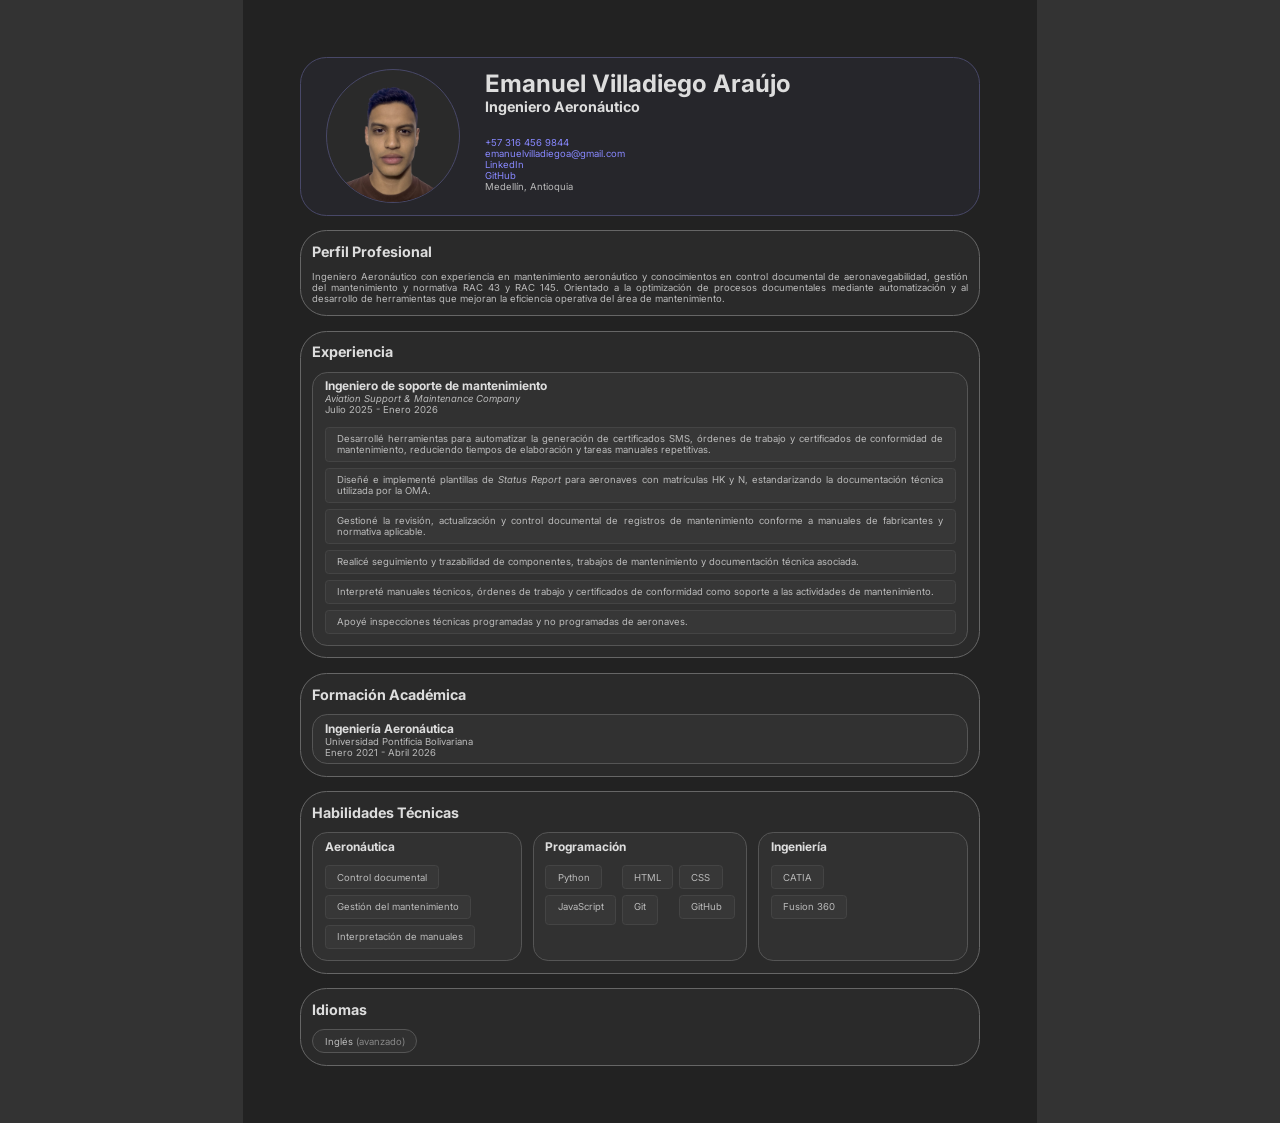
<file: index.html>
<!-- index.html -->

<!DOCTYPE html>
<html lang="es">
    <head>
        <meta charset="utf-8">
        <meta name="viewport" content="width=device-width, initial-scale=1">
        <title>cv</title>
        <link rel="stylesheet" href="styles/dark.css">
        <link rel="stylesheet" href="styles/fonts.css">
    </head>

    <!-- body -->
    <body>
        <main class="page">
            <div class="content">

                <!-- header -->
                <header class="header">
                    <div class="header__item header__item--image">
                        <img src="assets/img/profile/emanuel.png">
                    </div>
                    <div class="header__item">
                        <h1>Emanuel Villadiego Araújo</h1>
                        <h2>Ingeniero Aeronáutico</h2>
                    </div>
                    <div class="header__item">
                        <ul>
                            <li><a href="tel:+573164569844">+57 316 456 9844</a></li>
                            <li><a href="mailto:emanuelvilladiegoa@gmail.com">emanuelvilladiegoa@gmail.com</a></li>
                            <li><a href="https://www.linkedin.com/in/emanuelva" target="_blank">LinkedIn</a></li>
                            <li><a href="https://github.com/emanuel-va" target="_blank">GitHub</a></li>
                            <li>Medellín, Antioquia</li>
                        </ul>
                    </div>
                </header>

                <!-- profile -->
                <section class="section">
                    <h2>Perfil Profesional</h2>
                    <p>Ingeniero Aeronáutico con experiencia en mantenimiento aeronáutico y conocimientos en control documental de aeronavegabilidad, gestión del mantenimiento y normativa RAC 43 y RAC 145. Orientado a la optimización de procesos documentales mediante automatización y al desarrollo de herramientas que mejoran la eficiencia operativa del área de mantenimiento.</p>
                </section>

                <!-- experience -->
                <section class="section">
                    <h2>Experiencia</h2>
                    <div class="experience">
                        <div>
                            <h3>Ingeniero de soporte de mantenimiento</h3>
                            <p><em>Aviation Support & Maintenance Company</em></p>
                            <p>Julio 2025 - Enero 2026</p>
                        </div>
                        <div class="experience__list">
                            <ul>
                                <li>Desarrollé herramientas para automatizar la generación de certificados SMS, órdenes de trabajo y certificados de conformidad de mantenimiento, reduciendo tiempos de elaboración y tareas manuales repetitivas.</li>
                                <li>Diseñé e implementé plantillas de <em>Status Report</em> para aeronaves con matrículas HK y N, estandarizando la documentación técnica utilizada por la OMA.</li>
                                <li>Gestioné la revisión, actualización y control documental de registros de mantenimiento conforme a manuales de fabricantes y normativa aplicable.</li>
                                <li>Realicé seguimiento y trazabilidad de componentes, trabajos de mantenimiento y documentación técnica asociada.</li>
                                <li>Interpreté manuales técnicos, órdenes de trabajo y certificados de conformidad como soporte a las actividades de mantenimiento.</li>
                                <li>Apoyé inspecciones técnicas programadas y no programadas de aeronaves.</li>
                            </ul>
                        </div>
                    </div>
                </section>

                <!-- education -->
                <section class="section">
                    <h2>Formación Académica</h2>
                    <div class="formation__item">
                        <h3>Ingeniería Aeronáutica</h3>
                        <p>Universidad Pontificia Bolivariana</p>
                        <p>Enero 2021 - Abril 2026</p>
                    </div>
                </section>

                <!-- skills -->
                <section class="section">
                    <h2>Habilidades Técnicas</h2>
                    <div class="skills">
                        <div class="skills__item">
                            <h3>Aeronáutica</h3>
                            <ul>
                                <li>Control documental</li>
                                <li>Gestión del mantenimiento</li>
                                <li>Interpretación de manuales</li>
                            </ul>
                        </div>
                        <div class="skills__item skills__item--dev">
                            <h3>Programación</h3>
                            <ul>
                                <li>Python</li>
                                <li>HTML</li>
                                <li>CSS</li>
                                <li>JavaScript</li>
                                <li>Git</li>
                                <li>GitHub</li>
                            </ul>
                        </div>
                        <div class="skills__item">
                            <h3>Ingeniería</h3>
                            <ul>
                                <li>CATIA</li>
                                <li>Fusion 360</li>
                            </ul>
                        </div>
                    </div>
                </section>

                <!-- languages -->
                <section class="section">
                    <h2>Idiomas</h2>
                    <ul class="languages">
                        <li>Inglés <span>(avanzado)</span></li>
                    </ul>
                </section>
            </div>
        </main>
    </body>
</html>
</file>
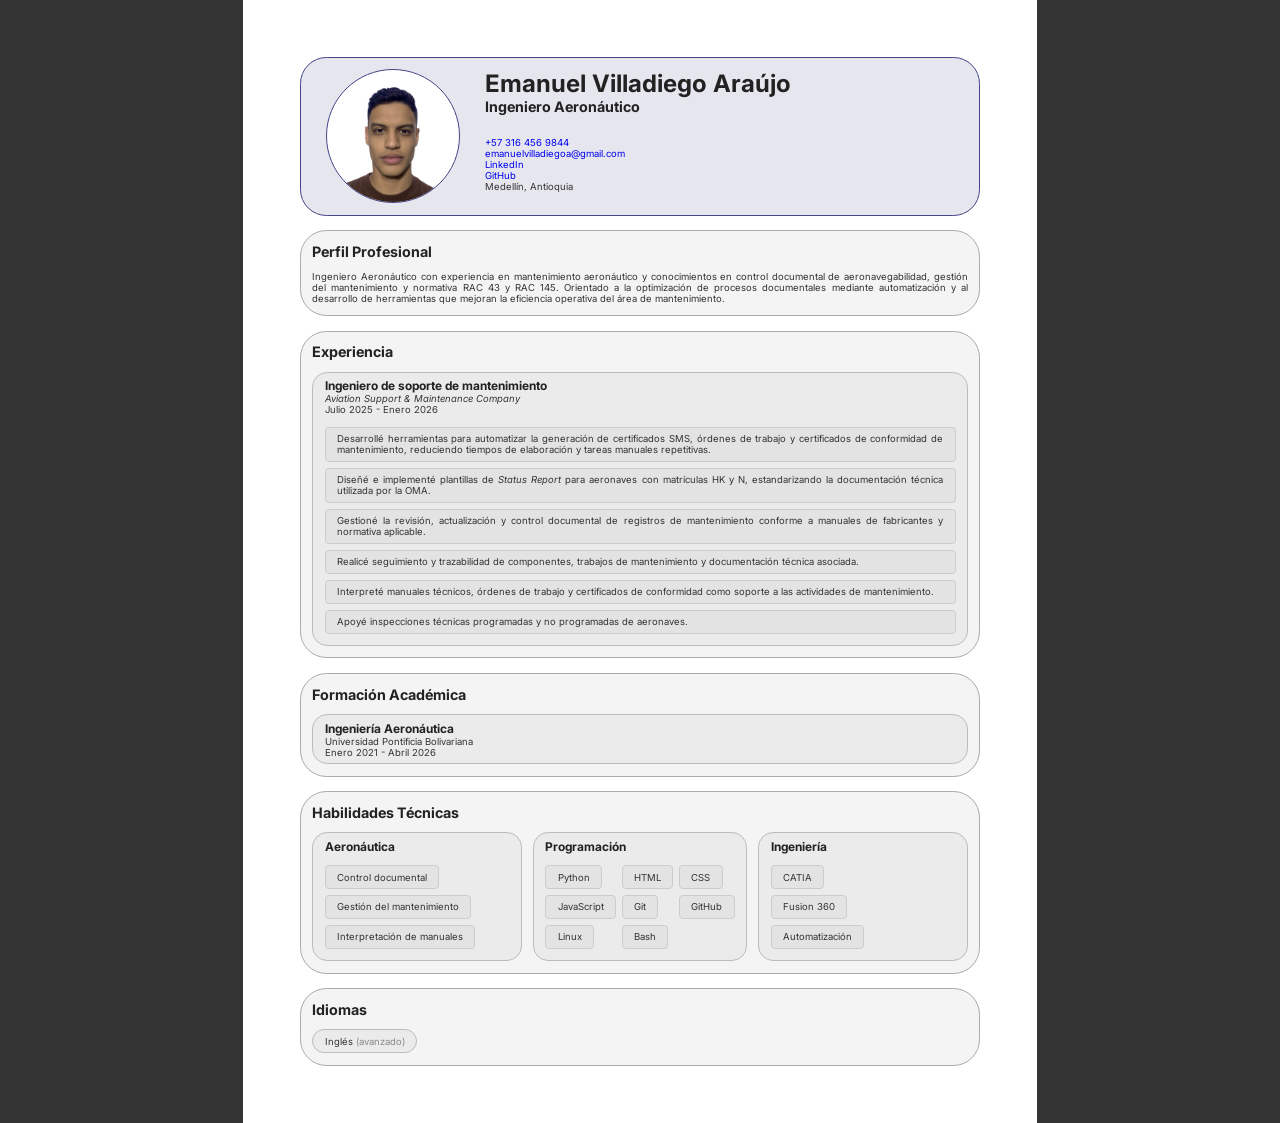
<file: html/aeronautical-engineer.html>
<!-- index.html -->

<!DOCTYPE html>
<html lang="es">
    <head>
        <meta charset="utf-8">
        <meta name="viewport" content="width=device-width, initial-scale=1">
        <title>cv</title>
        <link rel="stylesheet" href="../styles/light.css">
        <link rel="stylesheet" href="../styles/fonts.css">
    </head>

    <!-- body -->
    <body>
        <main class="page">
            <div class="content">

                <!-- header -->
                <header class="header">
                    <div class="header__item header__item--image">
                        <img src="../assets/img/profile/emanuel.png">
                    </div>
                    <div class="header__item">
                        <h1>Emanuel Villadiego Araújo</h1>
                        <h2>Ingeniero Aeronáutico</h2>
                    </div>
                    <div class="header__item">
                        <ul>
                            <li><a href="tel:+573164569844">+57 316 456 9844</a></li>
                            <li><a href="mailto:emanuelvilladiegoa@gmail.com">emanuelvilladiegoa@gmail.com</a></li>
                            <li><a href="https://www.linkedin.com/in/emanuelva" target="_blank">LinkedIn</a></li>
                            <li><a href="https://github.com/emanuel-va" target="_blank">GitHub</a></li>
                            <li>Medellín, Antioquia</li>
                        </ul>
                    </div>
                </header>

                <!-- profile -->
                <section class="section">
                    <h2>Perfil Profesional</h2>
                    <p>Ingeniero Aeronáutico con experiencia en mantenimiento aeronáutico y conocimientos en control documental de aeronavegabilidad, gestión del mantenimiento y normativa RAC 43 y RAC 145. Orientado a la optimización de procesos documentales mediante automatización y al desarrollo de herramientas que mejoran la eficiencia operativa del área de mantenimiento.</p>
                </section>

                <!-- experience -->
                <section class="section">
                    <h2>Experiencia</h2>
                    <div class="experience">
                        <div>
                            <h3>Ingeniero de soporte de mantenimiento</h3>
                            <p><em>Aviation Support & Maintenance Company</em></p>
                            <p>Julio 2025 - Enero 2026</p>
                        </div>
                        <div class="experience__list">
                            <ul>
                                <li>Desarrollé herramientas para automatizar la generación de certificados SMS, órdenes de trabajo y certificados de conformidad de mantenimiento, reduciendo tiempos de elaboración y tareas manuales repetitivas.</li>
                                <li>Diseñé e implementé plantillas de <em>Status Report</em> para aeronaves con matrículas HK y N, estandarizando la documentación técnica utilizada por la OMA.</li>
                                <li>Gestioné la revisión, actualización y control documental de registros de mantenimiento conforme a manuales de fabricantes y normativa aplicable.</li>
                                <li>Realicé seguimiento y trazabilidad de componentes, trabajos de mantenimiento y documentación técnica asociada.</li>
                                <li>Interpreté manuales técnicos, órdenes de trabajo y certificados de conformidad como soporte a las actividades de mantenimiento.</li>
                                <li>Apoyé inspecciones técnicas programadas y no programadas de aeronaves.</li>
                            </ul>
                        </div>
                    </div>
                </section>

                <!-- education -->
                <section class="section">
                    <h2>Formación Académica</h2>
                    <div class="formation__item">
                        <h3>Ingeniería Aeronáutica</h3>
                        <p>Universidad Pontificia Bolivariana</p>
                        <p>Enero 2021 - Abril 2026</p>
                    </div>
                </section>

                <!-- skills -->
                <section class="section">
                    <h2>Habilidades Técnicas</h2>
                    <div class="skills">
                        <div class="skills__item">
                            <h3>Aeronáutica</h3>
                            <ul>
                                <li>Control documental</li>
                                <li>Gestión del mantenimiento</li>
                                <li>Interpretación de manuales</li>
                            </ul>
                        </div>
                        <div class="skills__item skills__item--dev">
                            <h3>Programación</h3>
                            <ul>
                                <li>Python</li>
                                <li>HTML</li>
                                <li>CSS</li>
                                <li>JavaScript</li>
                                <li>Git</li>
                                <li>GitHub</li>
                                <li>Linux</li>
                                <li>Bash</li>
                            </ul>
                        </div>
                        <div class="skills__item">
                            <h3>Ingeniería</h3>
                            <ul>
                                <li>CATIA</li>
                                <li>Fusion 360</li>
                                <li>Automatización</li>
                            </ul>
                        </div>
                    </div>
                </section>

                <!-- languages -->
                <section class="section">
                    <h2>Idiomas</h2>
                    <ul class="languages">
                        <li>Inglés <span>(avanzado)</span></li>
                    </ul>
                </section>
            </div>
        </main>
    </body>
</html>
</file>
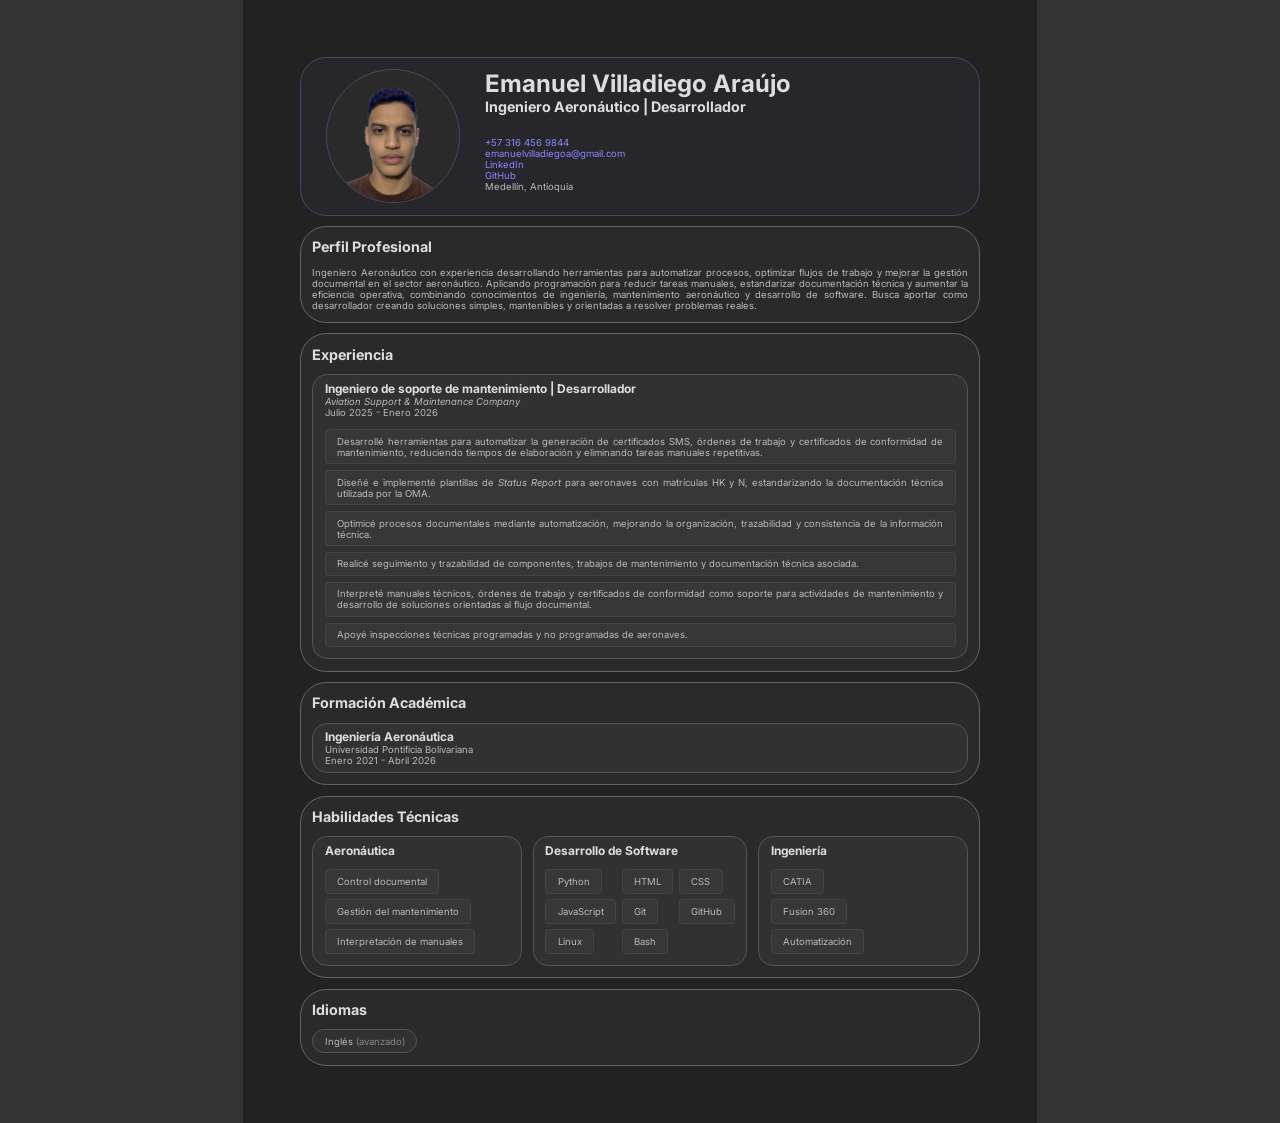
<file: html/developer.html>
<!-- index.html -->

<!DOCTYPE html>
<html lang="es">
    <head>
        <meta charset="utf-8">
        <meta name="viewport" content="width=device-width, initial-scale=1">
        <title>cv</title>
        <link rel="stylesheet" href="../styles/dark.css">
        <link rel="stylesheet" href="../styles/fonts.css">
    </head>

    <!-- body -->
    <body>
        <main class="page">
            <div class="content">

                <!-- header -->
                <header class="header">
                    <div class="header__item header__item--image">
                        <img src="../assets/img/profile/emanuel.png">
                    </div>
                    <div class="header__item">
                        <h1>Emanuel Villadiego Araújo</h1>
                        <h2>Ingeniero Aeronáutico | Desarrollador</h2>
                    </div>
                    <div class="header__item">
                        <ul>
                            <li><a href="tel:+573164569844">+57 316 456 9844</a></li>
                            <li><a href="mailto:emanuelvilladiegoa@gmail.com">emanuelvilladiegoa@gmail.com</a></li>
                            <li><a href="https://www.linkedin.com/in/emanuelva" target="_blank">LinkedIn</a></li>
                            <li><a href="https://github.com/emanuel-va" target="_blank">GitHub</a></li>
                            <li>Medellín, Antioquia</li>
                        </ul>
                    </div>
                </header>

                <!-- profile -->
                <section class="section">
                    <h2>Perfil Profesional</h2>
                    <p>Ingeniero Aeronáutico con experiencia desarrollando herramientas para automatizar procesos, optimizar flujos de trabajo y mejorar la gestión documental en el sector aeronáutico. Aplicando programación para reducir tareas manuales, estandarizar documentación técnica y aumentar la eficiencia operativa, combinando conocimientos de ingeniería, mantenimiento aeronáutico y desarrollo de software. Busca aportar como desarrollador creando soluciones simples, mantenibles y orientadas a resolver problemas reales.</p>
                </section>

                <!-- experience -->
                <section class="section">
                    <h2>Experiencia</h2>
                    <div class="experience">
                        <div>
                            <h3>Ingeniero de soporte de mantenimiento | Desarrollador</h3>
                            <p><em>Aviation Support & Maintenance Company</em></p>
                            <p>Julio 2025 - Enero 2026</p>
                        </div>
                        <div class="experience__list">
                            <ul>
                                <li>Desarrollé herramientas para automatizar la generación de certificados SMS, órdenes de trabajo y certificados de conformidad de mantenimiento, reduciendo tiempos de elaboración y eliminando tareas manuales repetitivas.</li>
                                <li>Diseñé e implementé plantillas de <em>Status Report</em> para aeronaves con matrículas HK y N, estandarizando la documentación técnica utilizada por la OMA.</li>
                                <li>Optimicé procesos documentales mediante automatización, mejorando la organización, trazabilidad y consistencia de la información técnica.</li>
                                <li>Realicé seguimiento y trazabilidad de componentes, trabajos de mantenimiento y documentación técnica asociada.</li>
                                <li>Interpreté manuales técnicos, órdenes de trabajo y certificados de conformidad como soporte para actividades de mantenimiento y desarrollo de soluciones orientadas al flujo documental.</li>
                                <li>Apoyé inspecciones técnicas programadas y no programadas de aeronaves.</li>
                            </ul>
                        </div>
                    </div>
                </section>

                <!-- education -->
                <section class="section">
                    <h2>Formación Académica</h2>
                    <div class="formation__item">
                        <h3>Ingeniería Aeronáutica</h3>
                        <p>Universidad Pontificia Bolivariana</p>
                        <p>Enero 2021 - Abril 2026</p>
                    </div>
                </section>

                <!-- skills -->
                <section class="section">
                    <h2>Habilidades Técnicas</h2>
                    <div class="skills">
                        <div class="skills__item">
                            <h3>Aeronáutica</h3>
                            <ul>
                                <li>Control documental</li>
                                <li>Gestión del mantenimiento</li>
                                <li>Interpretación de manuales</li>
                            </ul>
                        </div>
                        <div class="skills__item skills__item--dev">
                            <h3>Desarrollo de Software</h3>
                            <ul>
                                <li>Python</li>
                                <li>HTML</li>
                                <li>CSS</li>
                                <li>JavaScript</li>
                                <li>Git</li>
                                <li>GitHub</li>
                                <li>Linux</li>
                                <li>Bash</li>
                            </ul>
                        </div>
                        <div class="skills__item">
                            <h3>Ingeniería</h3>
                            <ul>
                                <li>CATIA</li>
                                <li>Fusion 360</li>
                                <li>Automatización</li>
                            </ul>
                        </div>
                    </div>
                </section>

                <!-- languages -->
                <section class="section">
                    <h2>Idiomas</h2>
                    <ul class="languages">
                        <li>Inglés <span>(avanzado)</span></li>
                    </ul>
                </section>
            </div>
        </main>
    </body>
</html>
</file>
<file: styles/dark.css>
/* style.css */

:root {
    /* dimensions */
    --w: 210mm;
    --h: 297mm;
    --p: 15mm;
    --br: 7mm;
    --g: 3mm;
    --fs: 18pt;

    /* border colors */
    --bc0: #484868;
    --bc1: #666;
    --bc2: #555;
    --bc3: #444;

    /* background colors */
    --bg0: #333;
    --bg1: #222;
    --bg2: #48486822;
    --bg3: #6662;

    /* image colors */
    --ibg: #2a2a2a;
    --ibc: #888;

    /* foreground colors */
    --fg0: #ddd;
    --fg1: #bbb;
    --fg2: #888;
    --fg3: #88f;
}

/* body and layout */
body {
    background-color: var(--bg0);
    font-family: inter;
    margin: 0;
    color: var(--fg0);
}
.page {
    width: var(--w);
    height: var(--h);
    background-color: var(--bg1);
    margin: auto;
    padding: var(--p);
    box-sizing: border-box;
}
.content {
    width: 100%;
    height: 100%;
    display: flex;
    flex-direction: column;
    justify-content: space-between;
}
h1, h2, h3, p, ul, li {
    margin: 0;
    padding: 0;
}
li {
    list-style: none;
}
a {
    text-decoration: none;
    color: var(--fg3);
}
h1 {
    font-size: var(--fs);
}
h2 {
    font-size: calc(var(--fs) * .6);
}
h3 {
    font-size: calc(var(--fs) * .5);
}
p, li {
    font-size: calc(var(--fs) * .4);
    color: var(--fg1);
}
span {
    color: var(--fg2);
}

/* header */
.header {
    background-color: var(--bg2);
    display: grid;
    grid-template-columns: 1fr 3fr;
    gap: var(--g);
    padding: var(--g);
    border-radius: var(--br);
    border: 1px solid var(--bc0);
    color: var(--fg0);
}
.header__item {
    display: flex;
    flex-direction: column;
}
.header__item--image {
    grid-area: 1 / 1 / span 2 / span 1;
    justify-content: center;
    align-items: center;
    background-color: transparent;
    border: none;
}
img {
    height: 35mm;
    background-color: var(--ibg);
    border: 1px solid var(--bc0);
    border-radius: 50%;
}

/* sections */
.section {
    background-color: var(--bg3);
    border: 1px solid var(--bc1);
    border-radius: var(--br);
    padding: var(--g);
    display: flex;
    flex-direction: column;
    gap: var(--g);
    text-align: justify;
}

/* experience */
.experience {
    display: flex;
    flex-direction: column;
    gap: var(--g);
    background-color: var(--bg3);
    border: 1px solid var(--bc2);
    padding: calc(var(--g) / 2) var(--g);
    border-radius: calc(var(--br) - var(--g));
}
.experience__list ul {
    display: flex;
    flex-direction: column;
    gap: calc(var(--g) / 2);
}
.experience__list li {
    background-color: var(--bg3);
    border: 1px solid var(--bc3);
    padding: calc(var(--g) / 2) var(--g);
    border-radius: calc(var(--br) - (var(--g) * 2));
}
.experience__list li:last-child {
    margin-bottom: calc(var(--g) / 2);
}

/* education */
.formation__item {
    background-color: var(--bg3);
    border: 1px solid var(--bc2);
    padding: calc(var(--g) / 2) var(--g);
    border-radius: calc(var(--br) - var(--g));
}

/* skills */
.skills {
    display: grid;
    grid-template-columns: repeat(3, 1fr);
    gap: var(--g);
}
.skills__item {
    display: flex;
    flex-direction: column;
    gap: var(--g);
    background-color: var(--bg3);
    border: 1px solid var(--bc2);
    padding: calc(var(--g) / 2) var(--g);
    border-radius: calc(var(--br) - var(--g));
}
.skills__item ul {
    display: flex;
    flex-direction: column;
    gap: calc(var(--g) / 2);
}
.skills__item li {
    background-color: var(--bg3);
    width: fit-content;
    border: 1px solid var(--bc3);
    border-radius: calc(var(--br) - (var(--g) * 2));
    padding: calc(var(--g) / 2) var(--g);
}
.skills__item :is(li:nth-child(7), li:nth-child(8), li:last-child) {
    margin-bottom: calc(var(--g) / 2);
}
.skills__item--dev ul {
    display: grid;
    grid-template-columns: repeat(3, 1fr);
}

/* languages */
.languages li {
    width: fit-content;
    background-color: var(--bg3);
    border: 1px solid var(--bc2);
    padding: calc(var(--g) / 2) var(--g);
    border-radius: calc(var(--br) - var(--g));
}
</file>
<file: styles/fonts.css>
/* fonts.css */

@font-face {
    font-family: inter;
    src: url("../assets/fonts/Inter_18pt-Regular.ttf") format("truetype");
    font-weight: normal;
    font-style: normal;
}
@font-face {
    font-family: inter;
    src: url("../assets/fonts/Inter_18pt-Bold.ttf") format("truetype");
    font-weight: bold;
    font-style: normal;
}
@font-face {
    font-family: inter;
    src: url("../assets/fonts/Inter_18pt-Italic.ttf") format("truetype");
    font-weight: normal;
    font-style: italic;
}
@font-face {
    font-family: inter;
    src: url("../assets/fonts/Inter_18pt-BoldItalic.ttf") format("truetype");
    font-weight: bold;
    font-style: italic;
}
</file>
<file: styles/light.css>
/* style.css */

:root {
    /* dimensions */
    --w: 210mm;
    --h: 297mm;
    --p: 15mm;
    --br: 7mm;
    --g: 3mm;
    --fs: 18pt;

    /* border colors */
    --bc0: #448;
    --bc1: #aaa;
    --bc2: #bbb;
    --bc3: #ccc;

    /* background colors */
    --bg0: #333;
    --bg1: #fff;
    --bg2: #4482;
    --bg3: #aaa2;

    /* image colors */
    --ibg: #fff;
    --ibc: #888;

    /* foreground colors */
    --fg0: #222;
    --fg1: #333;
    --fg2: #888;
    --fg3: #00e;
}

/* body and layout */
body {
    background-color: var(--bg0);
    font-family: inter;
    margin: 0;
    color: var(--fg0);
}
.page {
    width: var(--w);
    height: var(--h);
    background-color: var(--bg1);
    margin: auto;
    padding: var(--p);
    box-sizing: border-box;
}
.content {
    width: 100%;
    height: 100%;
    display: flex;
    flex-direction: column;
    justify-content: space-between;
}
h1, h2, h3, p, ul, li {
    margin: 0;
    padding: 0;
}
li {
    list-style: none;
}
a {
    text-decoration: none;
    color: var(--fg3);
}
h1 {
    font-size: var(--fs);
}
h2 {
    font-size: calc(var(--fs) * .6);
}
h3 {
    font-size: calc(var(--fs) * .5);
}
p, li {
    font-size: calc(var(--fs) * .4);
    color: var(--fg1);
}
span {
    color: var(--fg2);
}

/* header */
.header {
    background-color: var(--bg2);
    display: grid;
    grid-template-columns: 1fr 3fr;
    gap: var(--g);
    padding: var(--g);
    border-radius: var(--br);
    border: 1px solid var(--bc0);
    color: var(--fg0);
}
.header__item {
    display: flex;
    flex-direction: column;
}
.header__item--image {
    grid-area: 1 / 1 / span 2 / span 1;
    justify-content: center;
    align-items: center;
    background-color: transparent;
    border: none;
}
img {
    height: 35mm;
    background-color: var(--ibg);
    border: 1px solid var(--bc0);
    border-radius: 50%;
}

/* sections */
.section {
    background-color: var(--bg3);
    border: 1px solid var(--bc1);
    border-radius: var(--br);
    padding: var(--g);
    display: flex;
    flex-direction: column;
    gap: var(--g);
    text-align: justify;
}

/* experience */
.experience {
    display: flex;
    flex-direction: column;
    gap: var(--g);
    background-color: var(--bg3);
    border: 1px solid var(--bc2);
    padding: calc(var(--g) / 2) var(--g);
    border-radius: calc(var(--br) - var(--g));
}
.experience__list ul {
    display: flex;
    flex-direction: column;
    gap: calc(var(--g) / 2);
}
.experience__list li {
    background-color: var(--bg3);
    border: 1px solid var(--bc3);
    padding: calc(var(--g) / 2) var(--g);
    border-radius: calc(var(--br) - (var(--g) * 2));
}
.experience__list li:last-child {
    margin-bottom: calc(var(--g) / 2);
}

/* education */
.formation__item {
    background-color: var(--bg3);
    border: 1px solid var(--bc2);
    padding: calc(var(--g) / 2) var(--g);
    border-radius: calc(var(--br) - var(--g));
}

/* skills */
.skills {
    display: grid;
    grid-template-columns: repeat(3, 1fr);
    gap: var(--g);
}
.skills__item {
    display: flex;
    flex-direction: column;
    gap: var(--g);
    background-color: var(--bg3);
    border: 1px solid var(--bc2);
    padding: calc(var(--g) / 2) var(--g);
    border-radius: calc(var(--br) - var(--g));
}
.skills__item ul {
    display: flex;
    flex-direction: column;
    gap: calc(var(--g) / 2);
}
.skills__item li {
    background-color: var(--bg3);
    width: fit-content;
    border: 1px solid var(--bc3);
    border-radius: calc(var(--br) - (var(--g) * 2));
    padding: calc(var(--g) / 2) var(--g);
}
.skills__item :is(li:nth-child(7), li:nth-child(8), li:last-child) {
    margin-bottom: calc(var(--g) / 2);
}
.skills__item--dev ul {
    display: grid;
    grid-template-columns: repeat(3, 1fr);
}

/* languages */
.languages li {
    width: fit-content;
    background-color: var(--bg3);
    border: 1px solid var(--bc2);
    padding: calc(var(--g) / 2) var(--g);
    border-radius: calc(var(--br) - var(--g));
}
</file>
